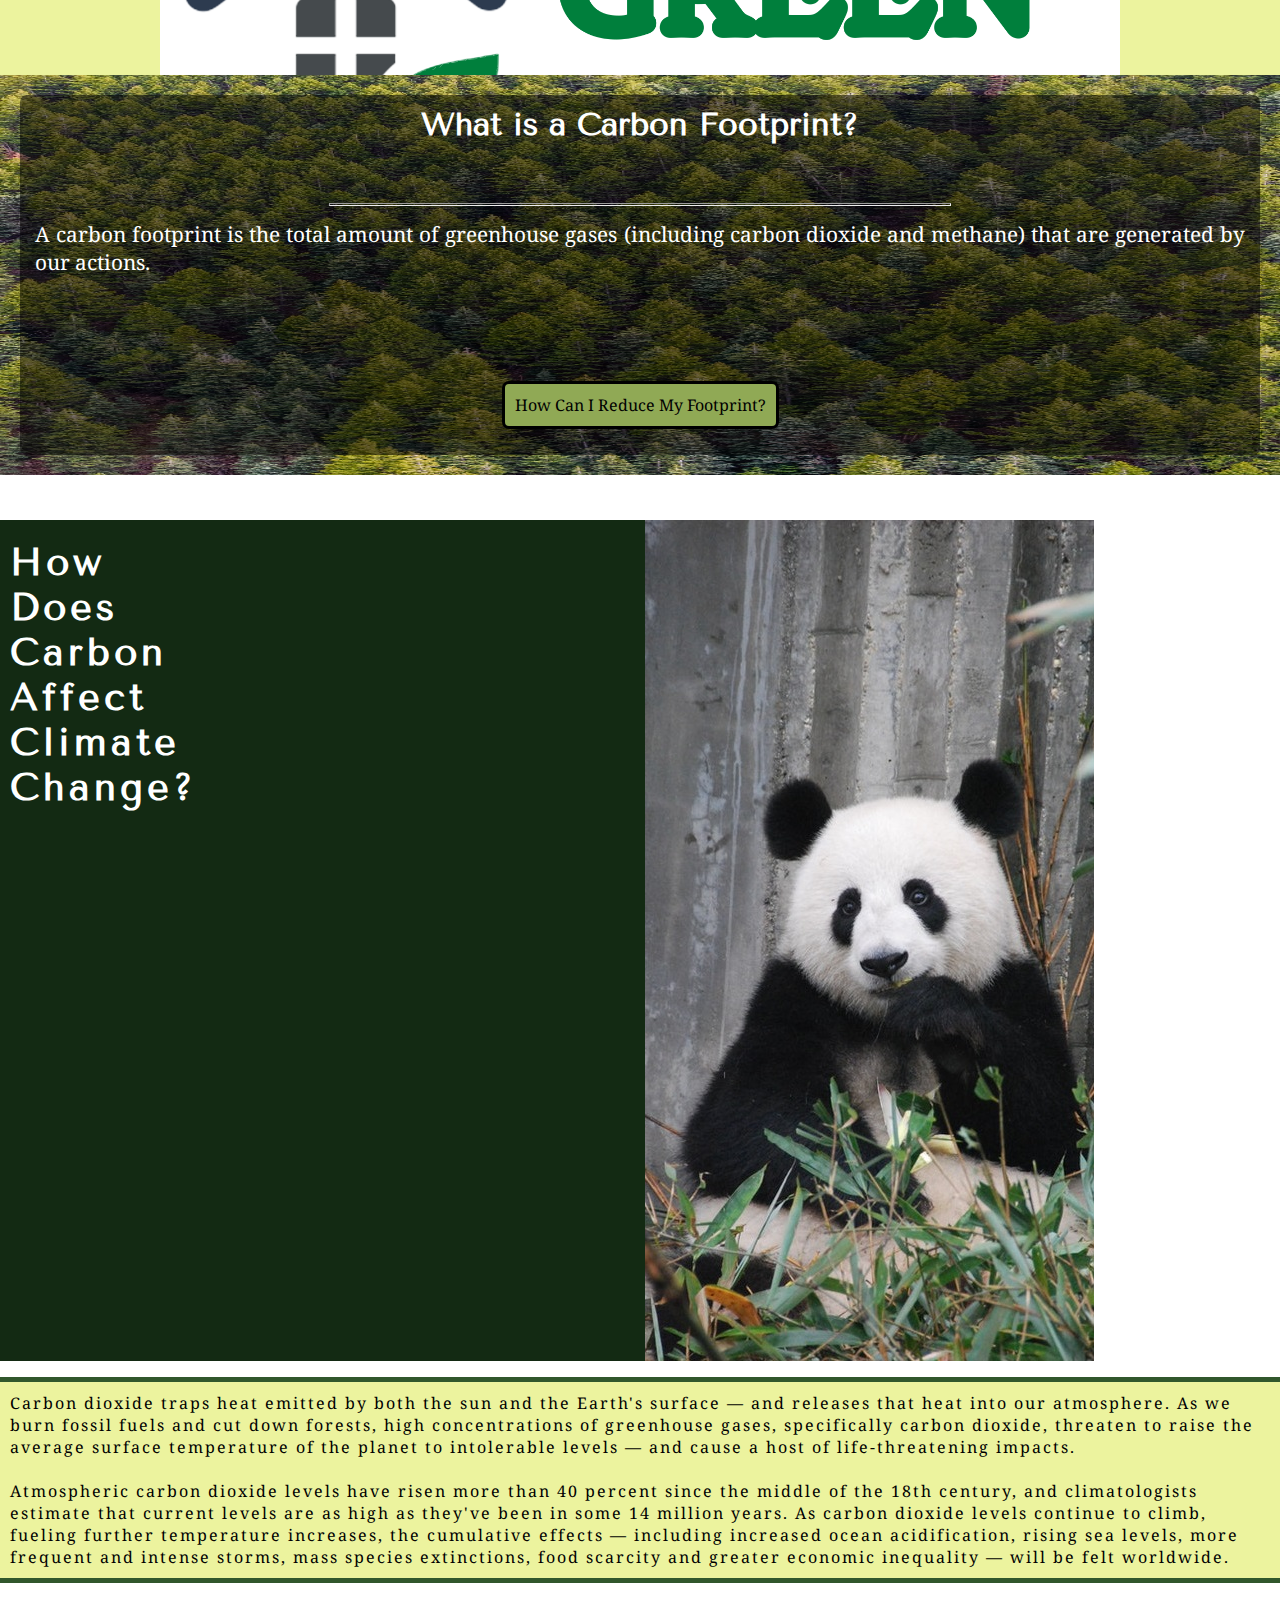
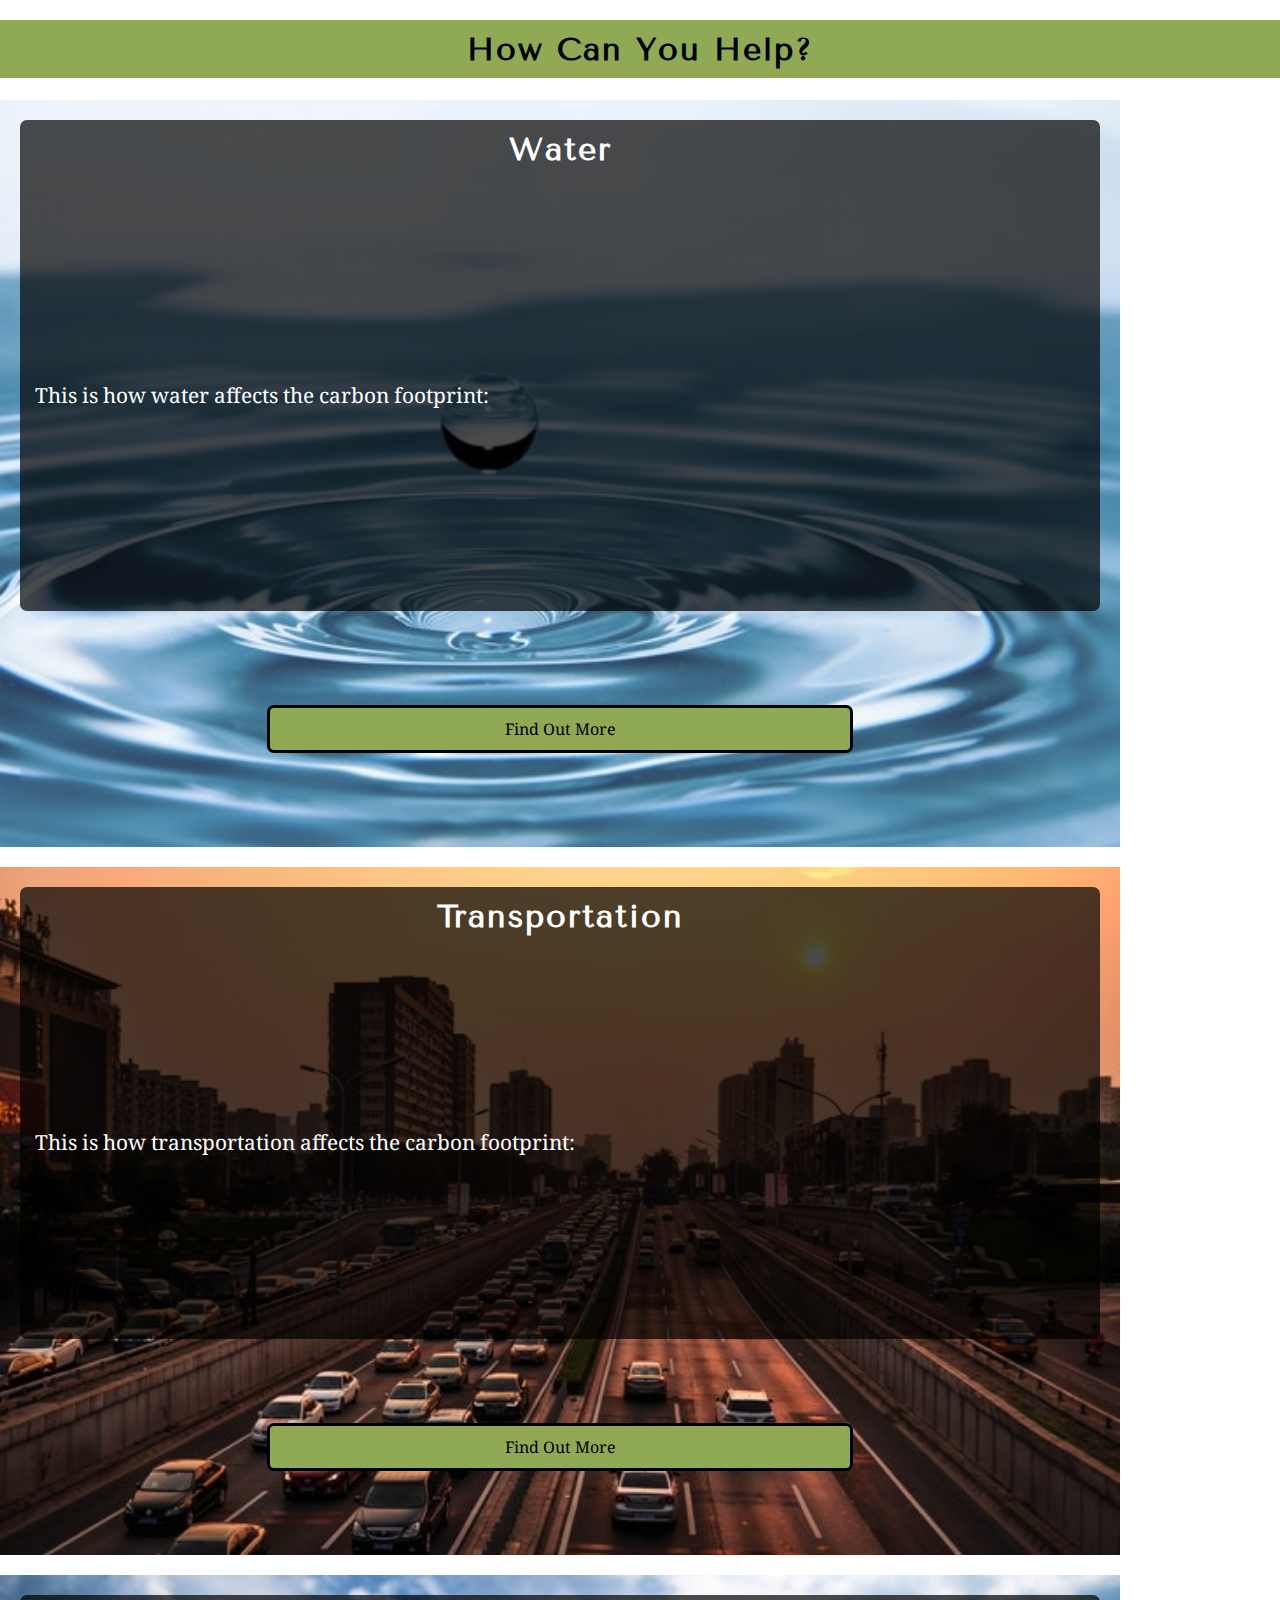
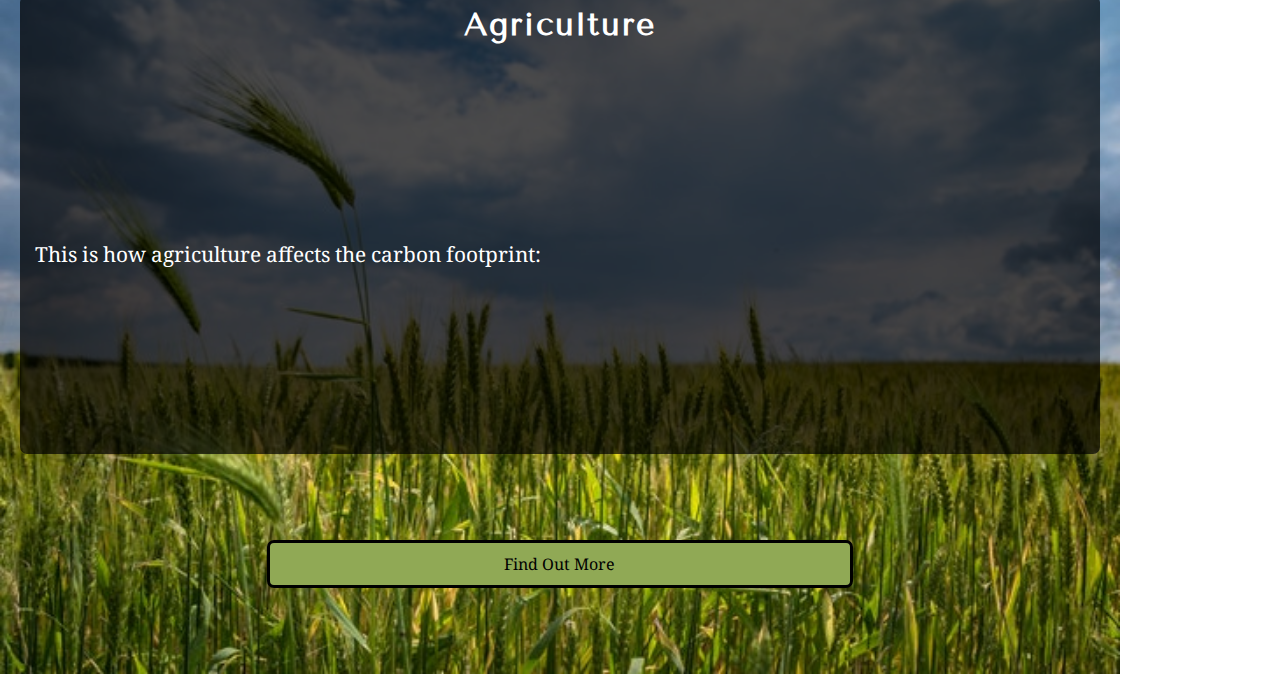
<file: home/index.html>
<!DOCTYPE html>
<html lang="en">
<head>
    <meta charset="UTF-8">
    <meta http-equiv="X-UA-Compatible" content="IE=edge">
    <meta name="viewport" content="width=device-width, initial-scale=1.0">
    <link rel="stylesheet" href="style.css">
    <script src ="home.js" defer></script>
    <title>GreenSpace</title>
</head>
<body>
    <header>
        <img src = "images/logo3.png" alt="logo" loading= "lazy">     
    </header>
    <main>
        <nav class="navbar">  
            <div class="ham" >  
            <span class="bar1"></span>  
            <span class="bar2"></span>  
            <span class="bar3"></span>  
            </div>  
            <ul class="nav-sub">  
             <li class="list-item"><a href="#" class="nav-link">Home</a></li>  
             <li class="list-item"><a href="#" class="nav-link">Agriculture</a></li>  
             <li class="list-item"><a href="#" class="nav-link">Water</a></li> 
             <li class="list-item"><a href="#" class="nav-link">Transportation</a></li>  
            </ul>  
           </nav>
     
        <div class="hero">
           <img src="images/hero_image_sm.jpg" alt="pine forest" loading="lazy"> 
            <div class="info">
                <h1>What is a Carbon Footprint?</h1>
                <hr>
            <p>
                A carbon footprint is the total amount of greenhouse gases 
                (including carbon dioxide and methane) that are generated by our actions. 
            </p>
            <a href="#help">How Can I Reduce My Footprint?</a>
            </div>
        </div>
        <div class="carbon">
            <h1>How <br>Does<br> Carbon <br>Affect<br> Climate <br>Change? </h1>
            <img src="images/pandas.jpg" alt="panda" loading= "lazy">
            <p>Carbon dioxide traps heat emitted by both the sun and the Earth's surface — and releases that heat into our atmosphere. As we burn fossil fuels and cut down forests, high concentrations of greenhouse gases, specifically carbon dioxide, threaten to raise the average surface temperature of the planet to intolerable levels — and cause a host of life-threatening impacts.

                <br><br>Atmospheric carbon dioxide levels have risen more than 40 percent since the middle of the 18th century, and climatologists estimate that current levels are as high as they've been in some 14 million years.
                
                As carbon dioxide levels continue to climb, fueling further temperature increases, the cumulative effects — including increased ocean acidification, rising sea levels, more frequent and intense storms, mass species extinctions, food scarcity and greater economic inequality — will be felt worldwide.</p>
        </div>
        <h1 id="help"> How Can You Help?</h1>
        <div class="item">
            <img src="images/water.jpg" alt="water drops">
            <h1>Water</h1>
            <p>This is how water affects the carbon footprint: 
            </p>
            <a href = "#">Find Out More</a>
        </div>
        <div class="item">
                <img src="images/transport.jpg" alt="busy highway">
                <h1>Transportation</h1>
                <p>This is how transportation affects the carbon footprint: 
                </p>
                <a href = "#">Find Out More</a>
        </div>
        <div class="item">
            <img src="images/farm.jpg" alt="barley in wind"> 
            <h1>Agriculture</h1>
            <p>This is how agriculture affects the carbon footprint: 
            </p>
            
                <a href = "#">Find Out More</a>
            
        </div>
        
    </main>
    <footer></footer>
</body>
</html>
</file>
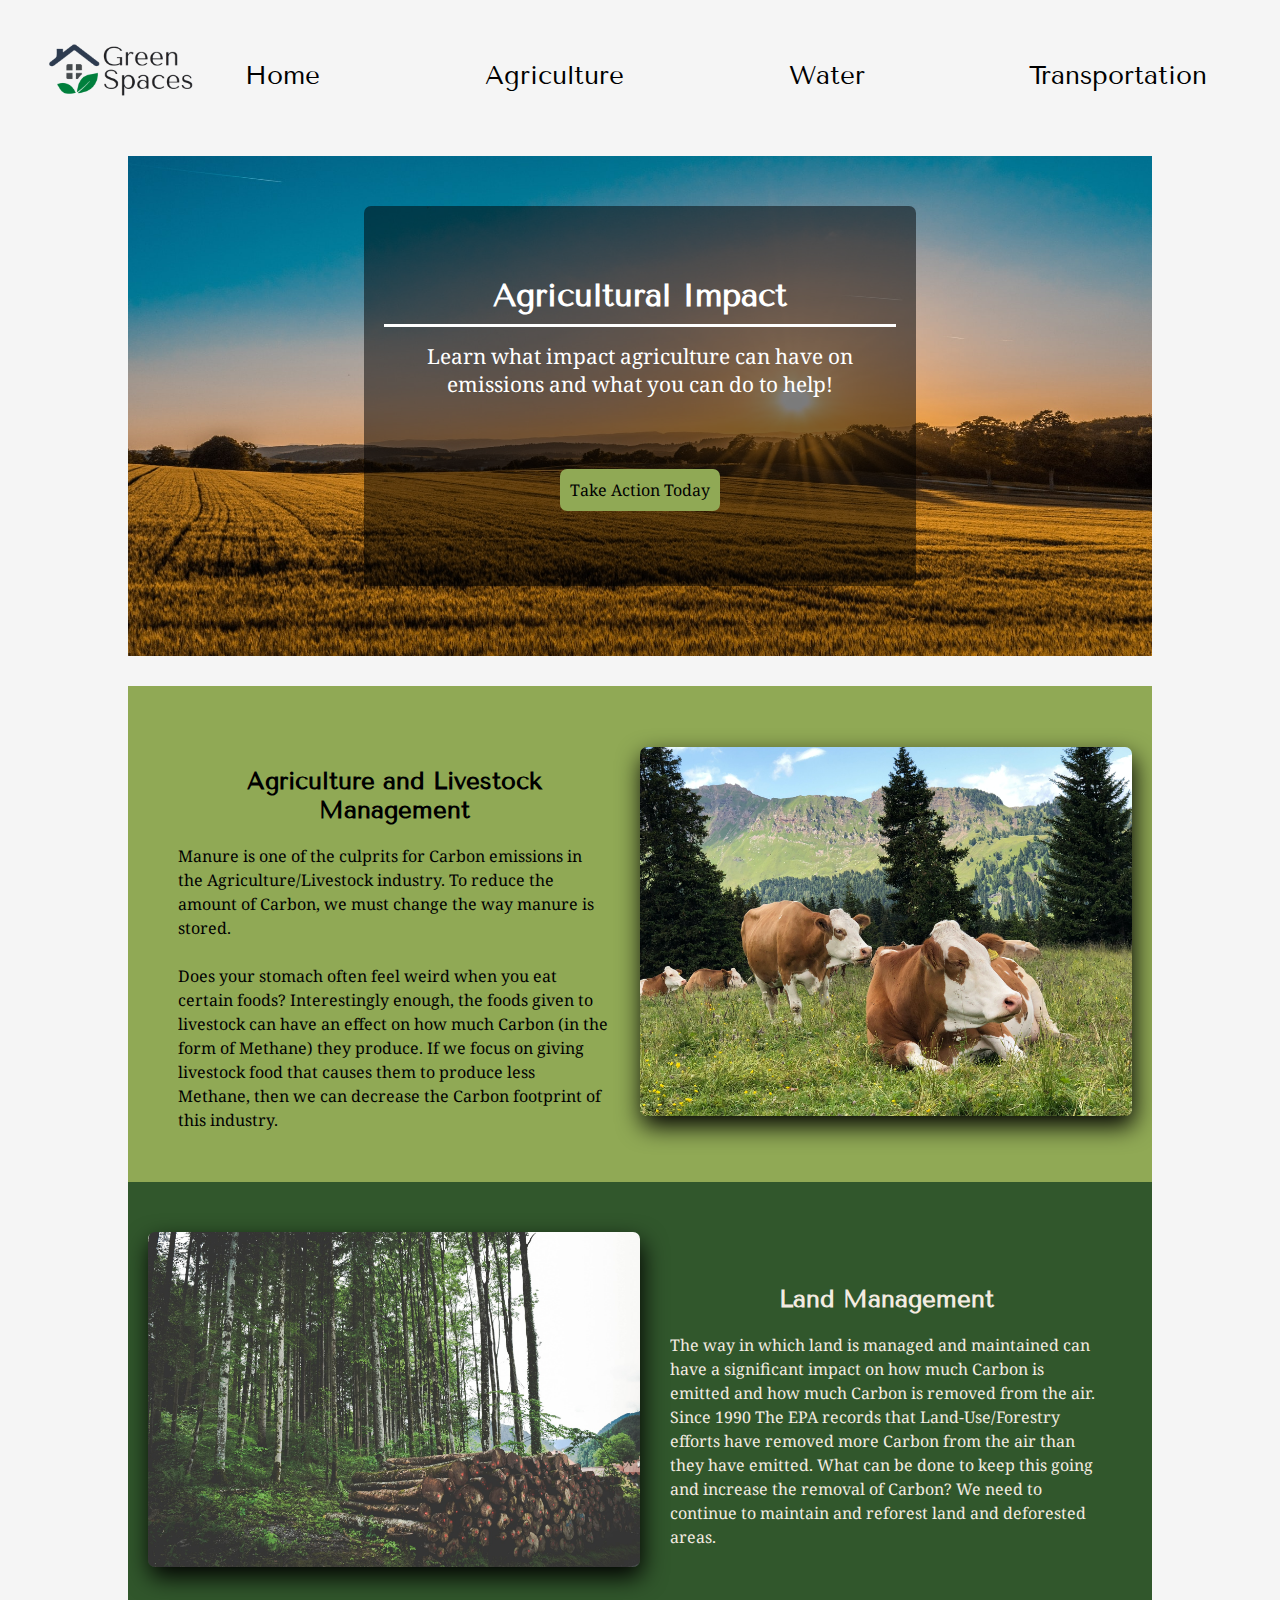
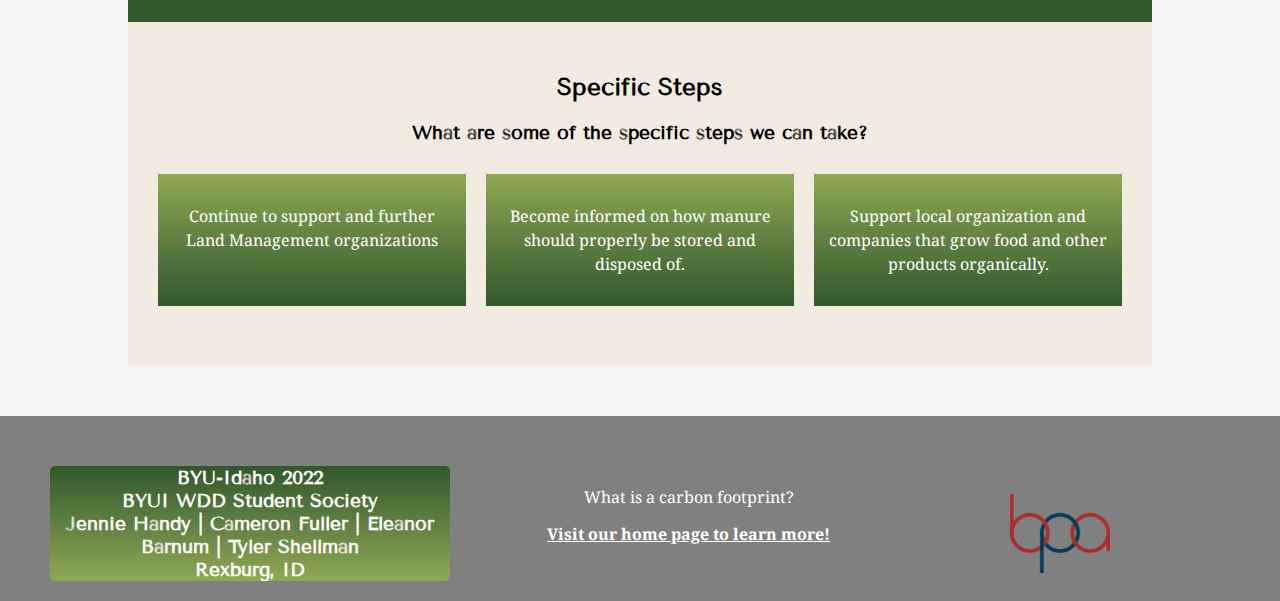
<file: agriculture/ag.html>
<!DOCTYPE html>
<html lang="en">
  <head>
    <meta charset="UTF-8" />
    <meta http-equiv="X-UA-Compatible" content="IE=edge" />
    <meta name="viewport" content="width=device-width, initial-scale=1.0" />
    <meta
      name="description"
      content="Discover the effect farms and local acgricultural have on a communities Carbon Footprint"
    />
    <link rel="stylesheet" href="../agriculture/scss/styles.css" />
    <script src="../agriculture/js/ag.js" defer></script>
    <link rel="stylesheet" href="../header.css" />
    <link rel="stylesheet" href="../footer.css" />
    <link rel="icon" type="image/x-icon" href="../images/small_logo.png" />
    <script src="../home.js" defer></script>
    <title>Agricultural Impact | Green Spaces</title>
  </head>
  <body>
    <header id="page-header">
      <a href="../index.html"><img src="../images/final_logo.png" alt="logo" loading="lazy"></a> 
      <nav class="navbar">
        <div class="ham">
          <span class="bar1"></span>
          <span class="bar2"></span>
          <span class="bar3"></span>
        </div>
        <ul class="nav-sub">
          <li class="list-item">
            <a href="../index.html" class="nav-link">Home</a>
          </li>
          <li class="list-item">
            <a href="ag.html" class="nav-link">Agriculture</a>
          </li>
          <li class="list-item">
            <a href="../water/water.html" class="nav-link">Water</a>
          </li>
          <li class="list-item">
            <a href="../transportation/transportation.html" class="nav-link"
              >Transportation</a
            >
          </li>
        </ul>
      </nav>
    </header>
    <main>
      <div id="hero">
        <picture>
          <source
            media="(max-width: 640px)"
            srcset="../agriculture/images/hero-img-small.jpg"
          />
          <source
            media="(min-width: 641px) and (max-width: 1920px)"
            srcset="../agriculture/images/hero-img-medium.jpg"
          />
          <source
            media="(min-width:1921px) and (max-width: 2400px)"
            srcset="../agriculture/images/hero-img-large.jpg"
          />
          <img
            src="../agriculture/images/hero-img-medium.jpg"
            alt="Sunset over a farmers field in Fribourg, Switzerland"
          />
        </picture>
        <div class="info">
          <h1>Agricultural Impact</h1>
          <p>
            Learn what impact agriculture can have on emissions and what you can
            do to help!
          </p>
          <a href="#action-steps" class="grow">Take Action Today</a>
        </div>
      </div>
      <section class="livestock content">
        <picture>
          <source
            media="(max-width: 640px)"
            srcset="../agriculture/images/livestock-img-small.jpg"
          />
          <source
            media="(min-width: 641px) and (max-width:1920px)"
            srcset="../agriculture/images/livestock-img-medium.jpg"
          />
          <source
            media="(min-width: 1921px) and (max-width:2400px)"
            srcset="../agriculture/images/livestock-img-large.jpg"
          />
          <img
            src="../agriculture/images/livestock-img-medium.jpg"
            alt="Cattle eating grass on a field in the mountains of Zallinger, Italy."
          />
        </picture>
        <div class="content-text">
          <h2>Agriculture and Livestock Management</h2>
          <p>
            Manure is one of the culprits for Carbon emissions in the
            Agriculture/Livestock industry. To reduce the amount of Carbon, we
            must change the way manure is stored.<br /><br />
            Does your stomach often feel weird when you eat certain foods?
            Interestingly enough, the foods given to livestock can have an
            effect on how much Carbon (in the form of Methane) they produce. If
            we focus on giving livestock food that causes them to produce less
            Methane, then we can decrease the Carbon footprint of this industry.
          </p>
        </div>
      </section>
      <section class="land content">
        <picture>
          <source
            media="(max-width: 640px)"
            srcset="../agriculture/images/forestry-img-small.jpg"
          />
          <source
            media="(min-width: 641px) and (max-width:1920px)"
            srcset="../agriculture/images/forestry-img-medium.jpg"
          />
          <source
            media="(min-width: 1921px) and (max-width:2400px)"
            srcset="../agriculture/images/forestry-img-large.jpg"
          />
          <img
            src="../agriculture/images/forestry-img-medium.jpg"
            alt="Cattle eating grass on a field in the mountains of Zallinger, Italy."
          />
        </picture>
        <div class="content-text">
          <h2>Land Management</h2>
          <p>
            The way in which land is managed and maintained can have a
            significant impact on how much Carbon is emitted and how much Carbon
            is removed from the air. Since 1990 The EPA records that
            Land-Use/Forestry efforts have removed more Carbon from the air than
            they have emitted. What can be done to keep this going and increase
            the removal of Carbon? We need to continue to maintain and reforest
            land and deforested areas.
          </p>
        </div>
      </section>
      <section id="action-steps" class="actions content">
        <h2>Specific Steps</h2>
        <h3>What are some of the specific steps we can take?</h3>
        <div id="carousel">
          <p class="carousel-item">
            Continue to support and further Land Management organizations
          </p>
          <p class="carousel-item">
            Become informed on how manure should properly be stored and disposed
            of.
          </p>
          <p class="carousel-item">
            Support local organization and companies that grow food and other
            products organically.
          </p>
          <span class="material-icons" id="left"> chevron_left </span>
          <span class="material-icons" id="right"> chevron_right </span>
        </div>
      </section>
    </main>
    <footer>
      <section class="whoDunnit">
        <h3>BYU-Idaho 2022<br/>BYUI WDD Student Society<br />Jennie Handy | Cameron Fuller | Eleanor Barnum | Tyler Shellman<br/>Rexburg, ID</h3>
      </section>
      <section class="info">
        <p>What is a carbon footprint?</p>
        <a href="../index.html">Visit our home page to learn more!</a>
      </section>

      <!-- <section class="sources">
        <a href="../Source Page/sources.html">Sources</a>
    </section> -->
      <!-- BPA Logo -->
      <img class="bpa-logo" src="../bpa-logo.png" alt="BPA-logo" />
    </footer>
  </body>
</html>
</file>
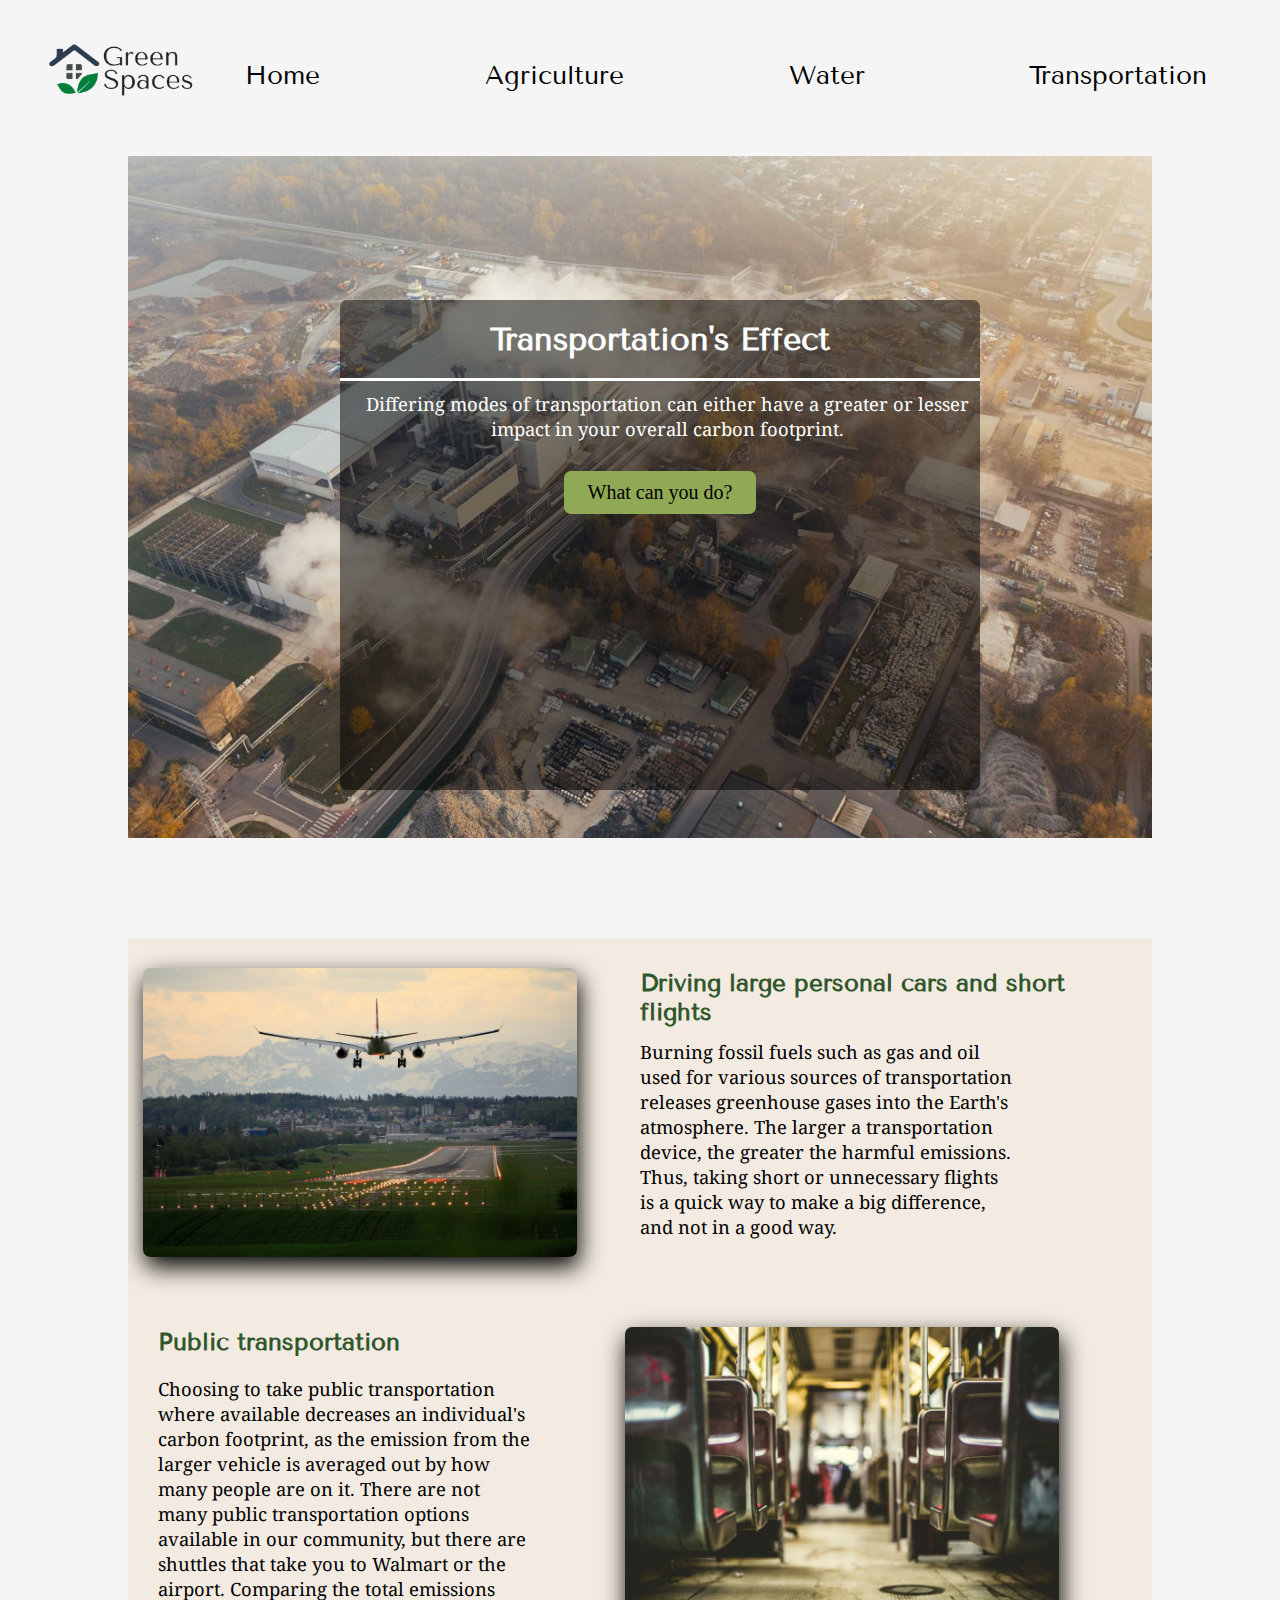
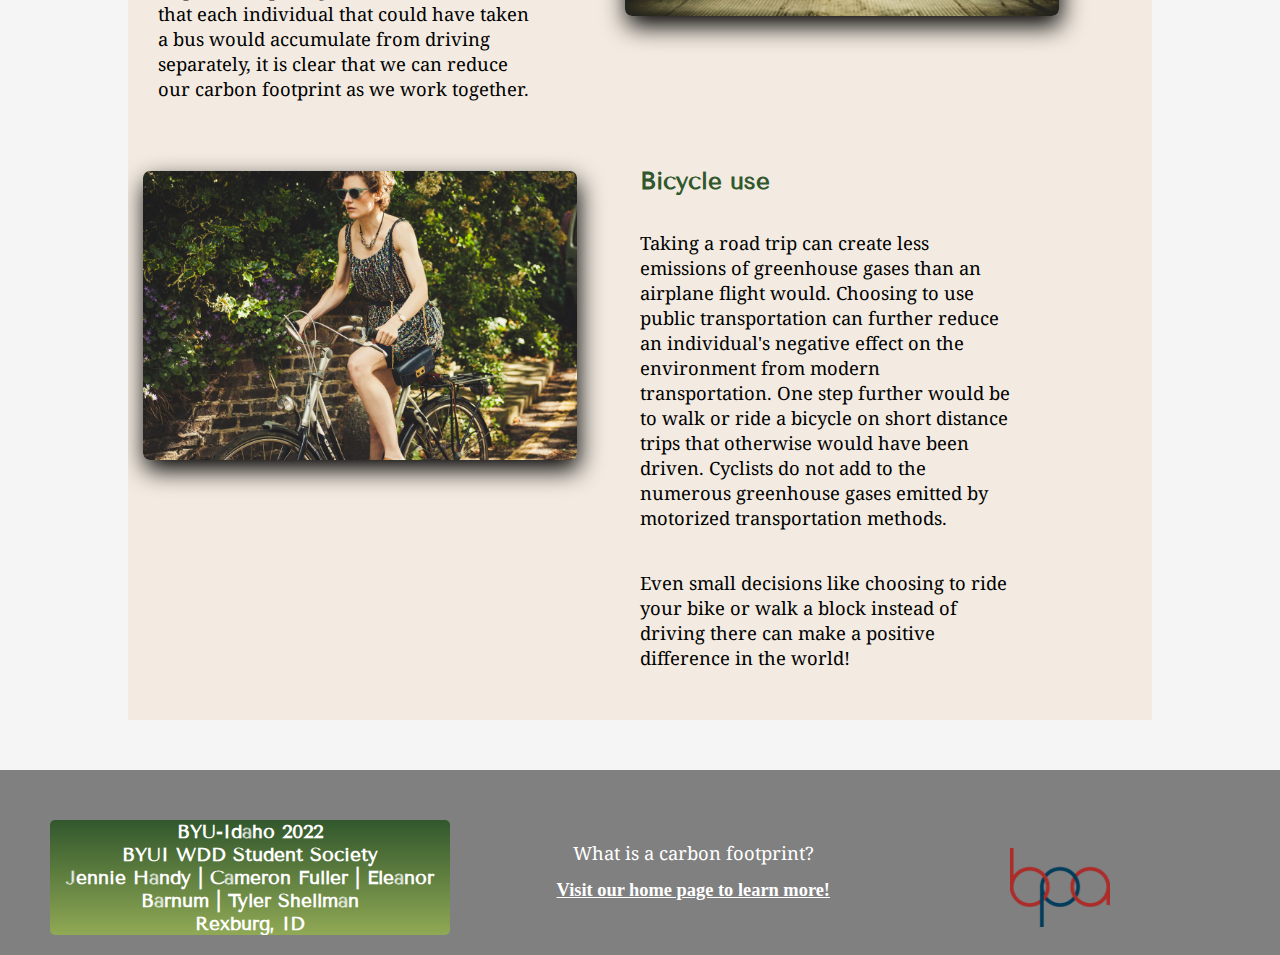
<file: transportation/transportation.html>
<!DOCTYPE html>
<html lang="en">
  <head>
    <meta charset="UTF-8" />
    <meta http-equiv="X-UA-Compatible" content="IE=edge" />
    <meta name="viewport" content="width=device-width, initial-scale=1.0" />
    <title>Transportation | GreenSpaces</title>
    <link rel="stylesheet" href="../header.css" />
    <link rel="stylesheet" href="../footer.css" />
    <link rel="stylesheet" href="css/styles.css" />
    <link rel="icon" type="image/x-icon" href="../images/small_logo.png" />

    <script src="../home.js" defer></script>
  </head>

  <body>
    <header id="page-header">
      <a href="../index.html"><img src="../images/final_logo.png" alt="logo" loading="lazy"></a> 
      <nav class="navbar">
        <div class="ham">
          <span class="bar1"></span>
          <span class="bar2"></span>
          <span class="bar3"></span>
        </div>
        <ul class="nav-sub">
          <li class="list-item">
            <a href="../index.html" class="nav-link">Home</a>
          </li>
          <li class="list-item">
            <a href="../agriculture/ag.html" class="nav-link">Agriculture</a>
          </li>
          <li class="list-item">
            <a href="../water/water.html" class="nav-link">Water</a>
          </li>
          <li class="list-item">
            <a href="transportation.html" class="nav-link">Transportation</a>
          </li>
        </ul>
      </nav>
    </header>
    <main>
      <section class="hero">
        <img
          class="hero__img"
          src="factory-and-city-opt.jpg"
          alt="city view with a factory"
        />
        <div class="info">
          <h1 class="hero__heading">
            Transportation's Effect
          </h1>
          <p>Differing modes of transportation can either have a greater or lesser impact in your overall carbon footprint.</p>
          <a class="cta grow" href="#cta">What can you do?</a>
        </div>
      </section>
      <div class="content">
   
        <h2 class="tip__heading special-heading">
          Driving large personal cars and short flights
        </h2>
        <img
          class="tip__img plane-img"
          src="plane-taking-off-opt.jpg"
          alt="airplane taking off from runway"
        />
        <p class="tip__par plane">
          Burning fossil fuels such as gas and oil used for various sources of
          transportation releases greenhouse gases into the Earth's atmosphere.
          The larger a transportation device, the greater the harmful emissions.
          Thus, taking short or unnecessary flights is a quick way to make a big
          difference, and not in a good way.
        </p>
     
        <h2 class="tip__heading pub-heading">Public transportation</h2>
        <img class="tip__img bus" src="bus-opt.jpg" alt="aisle of bus seats" />
        <p class="tip__par publicTransport">
          Choosing to take public transportation where available decreases an
          individual's carbon footprint, as the emission from the larger vehicle
          is averaged out by how many people are on it. There are not many public 
          transportation options available in our community, but there are shuttles that take 
          you to Walmart or the airport. Comparing the total
          emissions that each individual that could have taken a bus would
          accumulate from driving separately, it is clear that we can reduce our
          carbon footprint as we work together.
        </p>
  
        <h2 class="tip__heading special-heading bike-heading">Bicycle use</h2>
        <img
          class="tip__img bike-img"
          src="cyclist-opt.jpg"
          alt="woman riding bicycle"
        />
        <p class="tip__par bikes">
          Taking a road trip can create less emissions of greenhouse gases than
          an airplane flight would. Choosing to use public transportation can
          further reduce an individual's negative effect on the environment from
          modern transportation. One step further would be to walk or ride a
          bicycle on short distance trips that otherwise would have been driven.
          Cyclists do not add to the numerous greenhouse gases emitted by
          motorized transportation methods.
        </p>
        <p class="tip__par bikes pro-tip" id="cta">
          Even small decisions like choosing to ride your bike or walk a block
          instead of driving there can make a positive difference in the world!
        </p>
      </div>
  
    </main>
    <footer>
      <section class="whoDunnit">
        <h3>BYU-Idaho 2022<br/>BYUI WDD Student Society<br />Jennie Handy | Cameron Fuller | Eleanor Barnum | Tyler Shellman<br/>Rexburg, ID</h3>
      </section>
      <section class="info">
        <p>What is a carbon footprint?</p>
        <a href="../index.html">Visit our home page to learn more!</a>
      </section>

      <!-- BPA Logo -->
      <img class="bpa-logo" src="../bpa-logo.png" alt="BPA-logo" />
    </footer>
  </body>
</html>
</file>
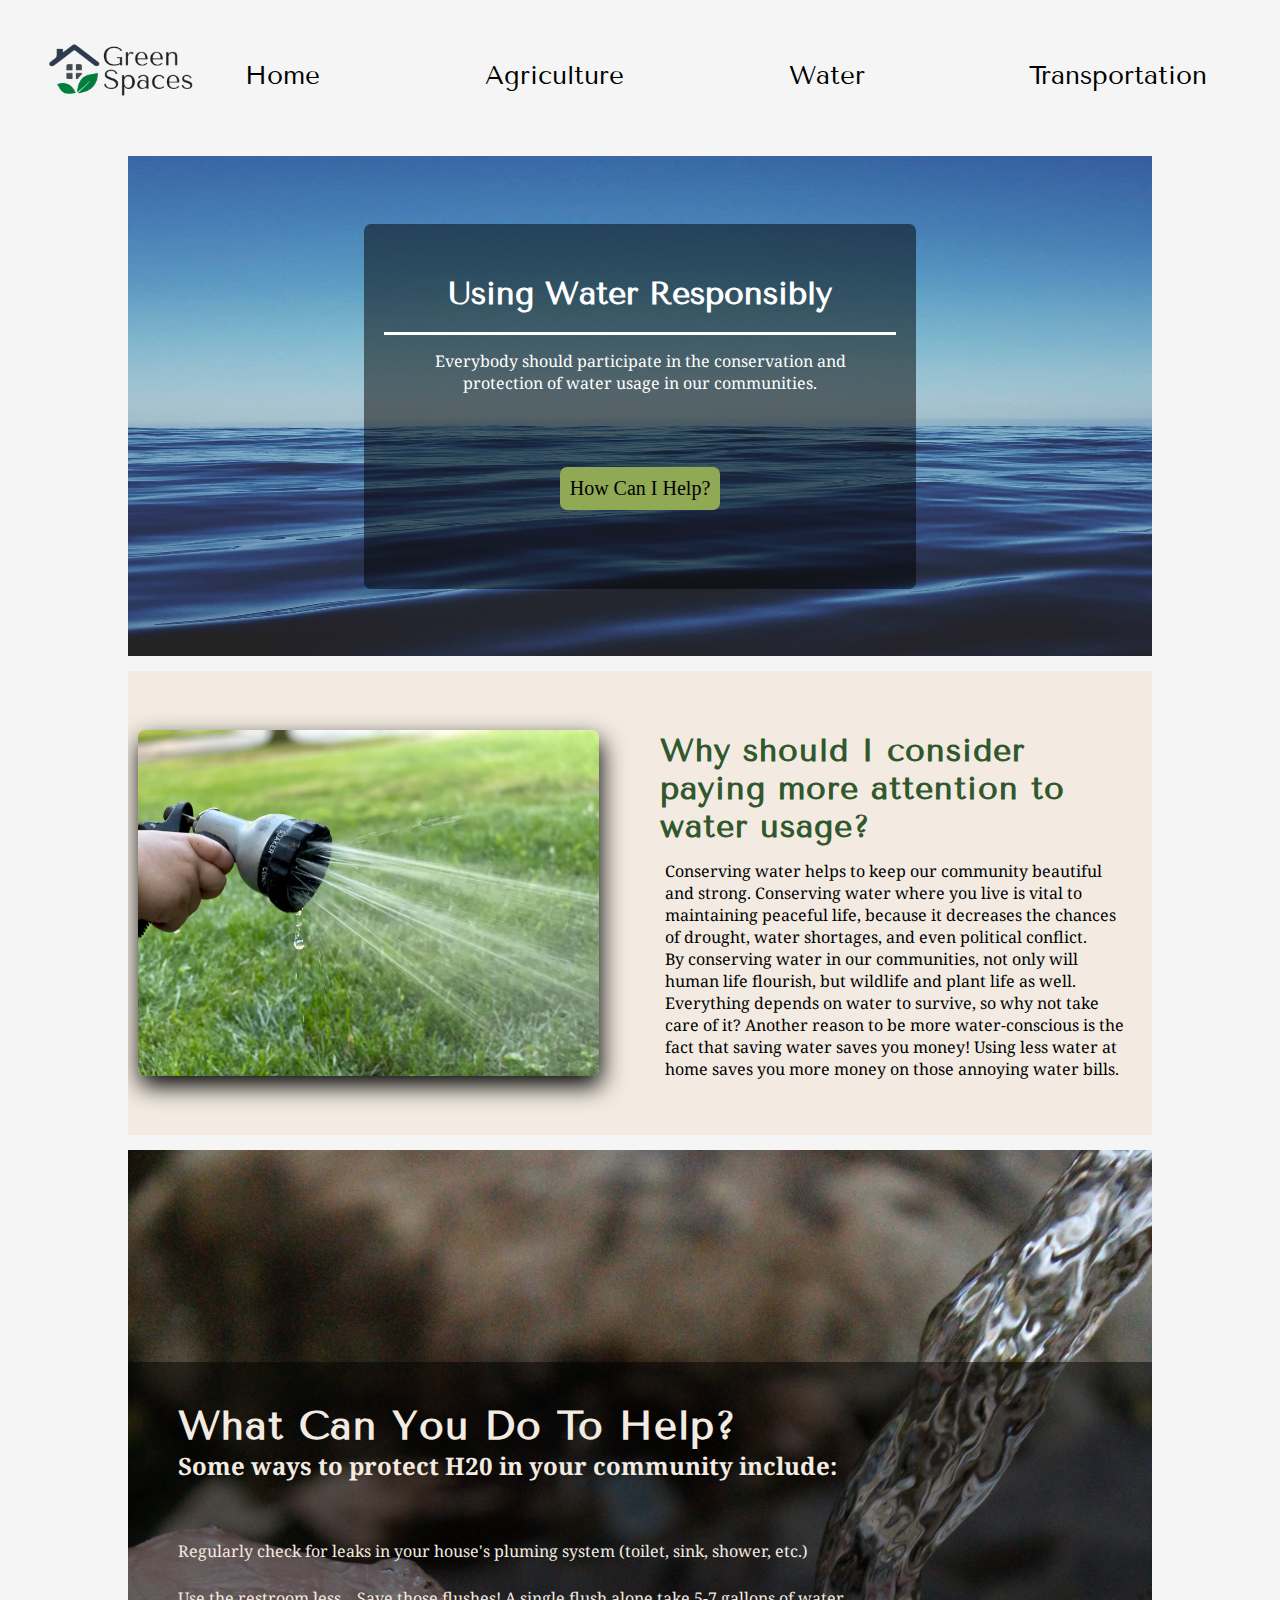
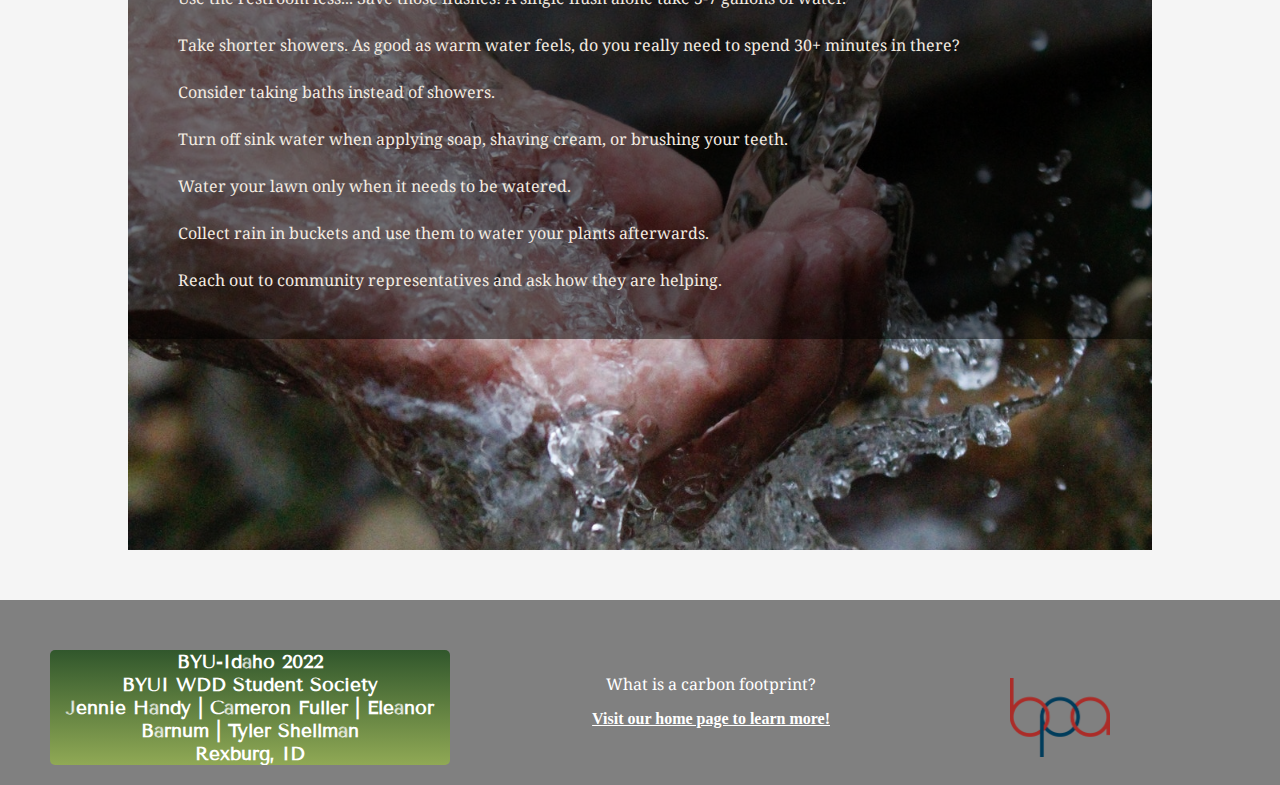
<file: water/water.html>
<!DOCTYPE html>
<html lang="en">
  <head>
    <meta charset="UTF-8" />
    <meta http-equiv="X-UA-Compatible" content="IE=edge" />
    <meta name="viewport" content="width=device-width, initial-scale=1.0" />
    <title>Water | GreenSpaces</title>
    <link rel="stylesheet" href="./style.css" />
    <link rel="stylesheet" href="../header.css" />
    <link rel="stylesheet" href="../footer.css" />

    <link rel="icon" type="image/x-icon" href="../images/small_logo.png" />

    <script src="../home.js" defer></script>
  </head>

  <body>
    <!--Header, logo, and navigation stuff-->
    <header id="page-header">
      <a href="../index.html"
        ><img src="../images/final_logo.png" alt="logo" loading="lazy"
      /></a>
      <nav class="navbar">
        <div class="ham">
          <span class="bar1"></span>
          <span class="bar2"></span>
          <span class="bar3"></span>
        </div>
        <ul class="nav-sub">
          <li class="list-item">
            <a href="../index.html" class="nav-link">Home</a>
          </li>
          <li class="list-item">
            <a href="../agriculture/ag.html" class="nav-link">Agriculture</a>
          </li>
          <li class="list-item">
            <a href="water.html" class="nav-link active">Water</a>
          </li>
          <li class="list-item">
            <a href="../transportation/transportation.html" class="nav-link"
              >Transportation</a
            >
          </li>
        </ul>
      </nav>
    </header>
    <div class="content">
      <main>
        <!---Green title at the top-->

        <!--1st section, image and page introduction-->
        <section class="page-intro">
          <!--Grid-->
          <div class="page-intro-text">
            <h1 class="title-of-page">Using Water Responsibly</h1>
            <p class="first-para">
              Everybody should participate in the conservation and protection of
              water usage in our communities.
            </p>
            <a href="#action-steps" class="grow">How Can I Help?</a>
          </div>
          <img
            class="water-img"
            src="images/water.jpg"
            alt="First Image of Water"
          />
        </section>

        <!--2nd Section, Image and information-->
        <section class="why-should-i-care">
          <img src="images/water2.jpg" alt="Second Image of Water" />
          <h3 class="first-heading">
            Why should I consider paying more attention to water usage?
          </h3>
          <p class="second-para">
            Conserving water helps to keep our community beautiful and strong.
            Conserving water where you live is vital to maintaining peaceful
            life, because it decreases the chances of drought, water shortages,
            and even political conflict.
            <br />
            By conserving water in our communities, not only will human life
            flourish, but wildlife and plant life as well. Everything depends on
            water to survive, so why not take care of it? Another reason to be
            more water-conscious is the fact that saving water saves you money!
            Using less water at home saves you more money on those annoying
            water bills.
          </p>
        </section>

        <!--3rd Section, image and information-->
        <section class="to-be-friendly">
          <img
            class="image3"
            src="images/water3.jpg"
            alt="Third Image of Water"
          />
          <div class="action-content">
            <h3 class="second-heading">What Can You Do To Help?</h3>
            <strong class="third-para"
              >Some ways to protect H20 in your community include:</strong
            >
            <!--List-->
            <section id="action-steps" class="actions">
              <ul class="water-list">
                <li>
                  Regularly check for leaks in your house's pluming system
                  (toilet, sink, shower, etc.)
                </li>
                <li>
                  Use the restroom less... Save those flushes! A single flush
                  alone take 5-7 gallons of water.
                </li>
                <li>
                  Take shorter showers. As good as warm water feels, do you
                  really need to spend 30+ minutes in there?
                </li>
                <li>Consider taking baths instead of showers.</li>
                <li>
                  Turn off sink water when applying soap, shaving cream, or
                  brushing your teeth.
                </li>
                <li>Water your lawn only when it needs to be watered.</li>
                <li>
                  Collect rain in buckets and use them to water your plants
                  afterwards.
                </li>
                <li>
                  Reach out to community representatives and ask how they are
                  helping.
                </li>
              </ul>
            </section>
          </div>
        </section>
      </main>

      <!--Footer stuff-->
      <footer>
        <section class="whoDunnit">
          <h3>
            BYU-Idaho 2022<br />BYUI WDD Student Society<br />Jennie Handy |
            Cameron Fuller | Eleanor Barnum | Tyler Shellman<br />Rexburg, ID
          </h3>
        </section>
        <section class="info">
          <p>What is a carbon footprint?</p>
          <a href="../index.html">Visit our home page to learn more!</a>
        </section>

        <!-- BPA Logo -->
        <img class="bpa-logo" src="../bpa-logo.png" alt="BPA-logo" />
      </footer>
    </div>
  </body>
</html>
</file>
<file: home/style.css>
@import url("https://fonts.googleapis.com/css2?family=Noto+Serif&family=Tenor+Sans&display=swap");*{overflow-x:hidden}html,body{margin:0;padding:0;font-family:'Noto Serif', serif}h1,h2,h3,h4{font-family:'Tenor Sans', sans-serif}header{display:-ms-grid;display:grid;-ms-grid-rows:75px;grid-template-rows:75px;background-color:#ECF39E;-webkit-box-align:center;-ms-flex-align:center;align-items:center}header img{width:75%;margin:0 auto}.navbar{display:-webkit-box;display:-ms-flexbox;display:flex;-webkit-box-pack:justify;-ms-flex-pack:justify;justify-content:space-between;-webkit-box-align:center;-ms-flex-align:center;align-items:center;position:fixed;z-index:50;bottom:0;left:10px;width:100%}.nav-sub{display:-webkit-box;display:-ms-flexbox;display:flex;-webkit-box-pack:justify;-ms-flex-pack:justify;justify-content:space-between;position:fixed;z-index:50;-webkit-box-orient:vertical;-webkit-box-direction:normal;-ms-flex-direction:column;flex-direction:column;background-color:white;right:0px;top:50px;padding:20px;width:50%;border-radius:20px 0px 0px 20px;-webkit-transition:-webkit-transform 0.3s ease-in;transition:-webkit-transform 0.3s ease-in;transition:transform 0.3s ease-in;transition:transform 0.3s ease-in, -webkit-transform 0.3s ease-in;-webkit-transform:translate(100%);transform:translate(100%)}.nav-sub li{border-bottom:2px solid black}.list-item{padding:10px;list-style:none}.nav-link{color:inherit;text-decoration:none}.ham{padding:10px;cursor:pointer;background-color:#ef233c}.bar1,.bar2,.bar3{display:block;width:35px;height:3px;margin:5px auto;background-color:black;-webkit-transition:0.4s;transition:0.4s}.nav-change{-webkit-transform:translate(0%);transform:translate(0%)}.change .bar1{-webkit-transform:rotate(45deg) translate(8px, 3px);transform:rotate(45deg) translate(8px, 3px)}.change .bar2{opacity:0}.change .bar3{-webkit-transform:rotate(-45deg) translate(8px, -3px);transform:rotate(-45deg) translate(8px, -3px)}.hero img{position:relative;height:400px;width:100%;margin:0 auto}.hero .info{position:absolute;top:75px;display:-ms-grid;display:grid;-ms-grid-columns:auto;grid-template-columns:auto;-ms-grid-rows:100px 10px 150px 100px;grid-template-rows:100px 10px 150px 100px;margin:20px;background:rgba(0,0,0,0.5);border-radius:7px}.hero .info h1{color:white;padding:10px;text-align:center;margin:0}.hero .info hr{height:1px;width:50%}.hero .info p{color:white;padding:15px;text-align:justify;font-size:1.3rem;margin:0;overflow-y:hidden}.hero .info a{text-decoration:none;background-color:#90A955;color:black;text-align:center;font-size:1rem;padding:10px;border:3px solid black;margin:auto;border-radius:7px}.carbon{display:-ms-grid;display:grid;-ms-grid-columns:auto auto;grid-template-columns:auto auto;-ms-grid-rows:auto auto;grid-template-rows:auto auto;margin-top:40px}.carbon h1{-ms-grid-column:1;grid-column:1;-ms-grid-row:1;grid-row:1;max-height:100%;margin:0;font-size:2.4em;background-color:#132A13;color:white;letter-spacing:4px;padding-left:10px;padding-top:20px}.carbon img{-ms-grid-column:2;grid-column:2;-ms-grid-row:1;grid-row:1;max-width:100%}.carbon p{-ms-grid-column:1;-ms-grid-column-span:2;grid-column:1/3;-ms-grid-row:2;grid-row:2;padding:10px;border-top:5px solid #31572C;border-bottom:5px solid #31572C;background-color:#ECF39E;letter-spacing:2px}#help{background-color:#90A955;text-align:center;padding:10px;letter-spacing:2px}.item{margin-top:20px;display:-ms-grid;display:grid;-ms-grid-rows:auto auto auto auto;grid-template-rows:auto auto auto auto;-ms-grid-columns:auto auto auto auto;grid-template-columns:auto auto auto auto}.item img{-ms-grid-column:1;-ms-grid-column-span:3;grid-column:1/4;-ms-grid-row:1;-ms-grid-row-span:3;grid-row:1/4;width:100%;margin:0 auto}.item h1{-ms-grid-column:1;-ms-grid-column-span:3;grid-column:1/4;-ms-grid-row:1;grid-row:1;background:rgba(0,0,0,0.7);color:white;padding:10px;text-align:center;margin:20px;margin-bottom:0;letter-spacing:2px;border-radius:7px 7px 0px 0px}.item p{background:rgba(0,0,0,0.7);-ms-grid-row:2;-ms-grid-row-span:1;grid-row:2/3;-ms-grid-column:1;-ms-grid-column-span:3;grid-column:1/4;color:white;padding:15px;text-align:justify;font-size:1.3rem;margin-top:0;margin-bottom:0;margin-left:20px;margin-right:20px;border-radius:0 0 7px 7px}.item a{-ms-grid-column:1;-ms-grid-column-span:3;grid-column:1/4;-ms-grid-row:3;grid-row:3;background:rgba(0,0,0,0.5);text-decoration:none;color:black;text-align:center;padding:10px;border:3px solid black;border-radius:7px;background-color:#90A955;margin:auto;width:50%}@media only screen and (min-width: 768px){.ham{display:none}}
/*# sourceMappingURL=style.css.map */
</file>
<file: agriculture/scss/styles.css>
@import url("https://fonts.googleapis.com/icon?family=Material+Icons");
@import url("https://fonts.googleapis.com/css2?family=Tenor+Sans&family=Noto+Serif&display=swap");
* {
  overflow-x: hidden;
}

body {
  background-color: #f5f5f5;
  font-family: "Noto Serif", serif;
}

body h1,
body h2,
body h3,
body h4,
body h5,
body h6 {
  font-family: "Tenor Sans", sans-serif;
}

body h1 {
  font-weight: bold;
  font-size: 2em;
}

body main #hero {
  margin-bottom: 30px;
}

body main #hero picture {
  position: relative;
  width: 100%;
}

body main #hero picture img {
  width: 100%;
  height: 400px;
}

body main #hero .info {
  display: -webkit-box;
  display: -ms-flexbox;
  display: flex;
  -webkit-box-orient: vertical;
  -webkit-box-direction: normal;
      -ms-flex-direction: column;
          flex-direction: column;
  position: absolute;
  top: 10%;
  margin: 20px;
  margin-top: 170px;
  padding: 20px;
  background: rgba(0, 0, 0, 0.5);
  border-radius: 7px;
}

body main #hero .info h1 {
  color: white;
  padding: 10px;
  text-align: center;
  margin: 0;
  border-bottom: 3px solid white;
  overflow-y: hidden;
}

body main #hero .info p {
  color: white;
  padding: 15px;
  margin: 0;
  overflow-y: hidden;
  height: auto;
  text-align: center;
}

body main #hero .info a {
  text-decoration: none;
  background-color: #90a955;
  color: black;
  text-align: center;
  font-size: 1rem;
  padding: 10px;
  margin: auto;
  border-radius: 7px;
  overflow-y: hidden;
}

body main .content {
  padding: 50px 20px;
}

body main .content div h2 {
  margin-top: 0;
  padding: 30px 0 20px 0;
  text-align: center;
}

body main .content div p {
  overflow-y: hidden;
  line-height: 1.5em;
}

body main .content picture {
  overflow: visible;
}

body main .content picture img {
  width: 100%;
  border-radius: 7px;
  -webkit-box-shadow: 2px 10px 25px #000000;
          box-shadow: 2px 10px 25px #000000;
}

body main .livestock {
  background-color: #90a955;
}

body main .land {
  background-color: #31572c;
  color: #f3ebe1;
}

body main .actions {
  background-color: #f3ebe1;
}

body main .actions h2 {
  text-align: center;
  padding-bottom: 20px;
}

body main .actions h3 {
  text-align: center;
  padding-bottom: 20px;
}

body main .actions #carousel {
  width: 100%;
  position: relative;
  text-align: center;
}

body main .actions #carousel p {
  padding: 30px 10px;
  background-image: -webkit-gradient(linear, left top, left bottom, from(#90a955), to(#31572c));
  background-image: linear-gradient(#90a955, #31572c);
  color: white;
}

body main .actions #carousel #left {
  border-radius: 50%;
  position: absolute;
  bottom: 40%;
  left: 0;
}

body main .actions #carousel #left:hover,
body main .actions #carousel #right:hover {
  background-color: darkgray;
}

body main .actions #carousel #right {
  border-radius: 50%;
  position: absolute;
  bottom: 40%;
  right: 0;
}

@media screen and (min-width: 348px) and (max-width: 768px) {
  body main #hero .info {
    top: 13%;
    margin-top: 150px;
  }
  body main #hero .info p {
    font-size: 1.3rem;
  }
}

@media screen and (min-width: 768px) and (max-width: 1023px) {
  body main {
    max-width: 80%;
    margin: 0 auto;
  }
  body main #hero {
    display: -ms-grid;
    display: grid;
    -ms-grid-columns: 1fr 1fr;
        grid-template-columns: 1fr 1fr;
    -ms-grid-rows: 300px 1fr;
        grid-template-rows: 300px 1fr;
    overflow-y: hidden;
    height: 100%;
  }
  body main #hero picture {
    -ms-grid-column: 1;
    -ms-grid-column-span: 2;
    grid-column: 1/3;
    -ms-grid-row: 1;
    -ms-grid-row-span: 2;
    grid-row: 1/3;
    height: auto;
  }
  body main #hero picture img {
    width: 100%;
    height: auto;
    display: block;
  }
  body main #hero .info {
    top: 40px;
    -ms-grid-column: 1;
    -ms-grid-column-span: 2;
    grid-column: 1/3;
    -ms-grid-row: 1;
    -ms-grid-row-span: 2;
    grid-row: 1/3;
    width: 50%;
    position: relative;
    height: 70%;
    margin: 0 auto;
    overflow-y: hidden;
  }
  body main #hero .info .grow {
    -webkit-transition: 1s ease;
    transition: 1s ease;
  }
  body main #hero .info .grow:hover {
    -webkit-transform: scale(1.2);
            transform: scale(1.2);
    -webkit-transition: 1s ease;
    transition: 1s ease;
  }
  body main #carousel {
    display: -ms-grid;
    display: grid;
    -ms-grid-columns: (1fr)[12];
        grid-template-columns: repeat(12, 1fr);
  }
  body main #carousel p {
    margin: 20px;
  }
  body main #carousel p:nth-of-type(1) {
    -ms-grid-column: 4;
    -ms-grid-column-span: 6;
    grid-column: 4/10;
    -ms-grid-row: 1;
    grid-row: 1;
  }
  body main #carousel p:nth-of-type(2) {
    -ms-grid-column: 1;
    -ms-grid-column-span: 6;
    grid-column: 1/7;
    -ms-grid-row: 2;
    grid-row: 2;
  }
  body main #carousel p:nth-of-type(3) {
    -ms-grid-column: 7;
    -ms-grid-column-span: 6;
    grid-column: 7/13;
    -ms-grid-row: 2;
    grid-row: 2;
  }
  body main #carousel span {
    display: none;
  }
}

@media screen and (min-width: 1023px) {
  body main {
    width: 80%;
    margin: 0 auto;
  }
  body main #hero {
    display: -ms-grid;
    display: grid;
    -ms-grid-columns: 1fr 1fr;
        grid-template-columns: 1fr 1fr;
    -ms-grid-rows: 300px 200px;
        grid-template-rows: 300px 200px;
    overflow-y: hidden;
    height: 100%;
  }
  body main #hero picture {
    -ms-grid-column: 1;
    -ms-grid-column-span: 2;
    grid-column: 1/3;
    -ms-grid-row: 1;
    -ms-grid-row-span: 2;
    grid-row: 1/3;
    height: 100%;
    overflow-y: hidden;
  }
  body main #hero picture img {
    display: block;
    width: 100%;
    height: 100%;
  }
  body main #hero .info {
    top: 50px;
    -ms-grid-column: 1;
    -ms-grid-column-span: 2;
    grid-column: 1/3;
    -ms-grid-row: 1;
    -ms-grid-row-span: 2;
    grid-row: 1/3;
    width: 50%;
    padding-top: 60px;
    position: relative;
    height: 60%;
    margin: 0 auto;
    overflow-y: hidden;
  }
  body main #hero .info .grow {
    -webkit-transition: 1s ease;
    transition: 1s ease;
  }
  body main #hero .info .grow:hover {
    -webkit-transform: scale(1.2);
            transform: scale(1.2);
    -webkit-transition: 1s ease;
    transition: 1s ease;
  }
  body main #hero .info p {
    font-size: 1.3rem;
  }
  body main .livestock {
    display: -ms-grid;
    display: grid;
    -ms-grid-columns: 1fr 1fr;
        grid-template-columns: 1fr 1fr;
    -ms-grid-rows: 1fr;
        grid-template-rows: 1fr;
    -webkit-box-pack: center;
        -ms-flex-pack: center;
            justify-content: center;
    -webkit-box-align: center;
        -ms-flex-align: center;
            align-items: center;
  }
  body main .livestock picture img {
    -ms-grid-column: 2;
    -ms-grid-column-span: 1;
    grid-column: 2/3;
    -ms-grid-row: 1;
    -ms-grid-row-span: 2;
    grid-row: 1/3;
  }
  body main .livestock .content-text {
    padding: 0 30px;
    -ms-grid-column: 1;
    -ms-grid-column-span: 1;
    grid-column: 1/2;
    -ms-grid-row: 1;
    grid-row: 1;
  }
  body main .land {
    display: -ms-grid;
    display: grid;
    -ms-grid-columns: 1fr 1fr;
        grid-template-columns: 1fr 1fr;
    -ms-grid-rows: 1fr;
        grid-template-rows: 1fr;
    -webkit-box-pack: center;
        -ms-flex-pack: center;
            justify-content: center;
    -webkit-box-align: center;
        -ms-flex-align: center;
            align-items: center;
  }
  body main .land picture img {
    -ms-grid-column: 1;
    -ms-grid-column-span: 1;
    grid-column: 1/2;
    -ms-grid-row: 1;
    -ms-grid-row-span: 2;
    grid-row: 1/3;
  }
  body main .land .content-text {
    padding: 0 30px;
    -ms-grid-column: 2;
    -ms-grid-column-span: 1;
    grid-column: 2/3;
    -ms-grid-row: 1;
    grid-row: 1;
  }
  body main .actions #carousel {
    display: -ms-grid;
    display: grid;
    -ms-grid-columns: 1fr 1fr 1fr;
        grid-template-columns: 1fr 1fr 1fr;
  }
  body main .actions #carousel p {
    margin: 10px;
  }
  body main .actions #carousel span {
    display: none;
  }
}
/*# sourceMappingURL=styles.css.map */
</file>
<file: header.css>
@import url("https://fonts.googleapis.com/css2?family=Noto+Serif&family=Tenor+Sans&display=swap");*{overflow-x:hidden;margin:0}h1,h2,h3,h4,li{font-family:'Tenor Sans', sans-serif}header{background-color:#f5f5f5;display:-webkit-box;display:-ms-flexbox;display:flex;-webkit-box-orient:horizontal;-webkit-box-direction:normal;-ms-flex-direction:row;flex-direction:row;width:100%;margin:40px auto 40px auto}header img{width:100%;margin:0 auto}header a{max-width:200px;margin-left:25px}.navbar{display:-webkit-box;display:-ms-flexbox;display:flex;-webkit-box-pack:justify;-ms-flex-pack:justify;justify-content:space-between;-webkit-box-align:center;-ms-flex-align:center;align-items:center;z-index:500}.nav-sub{display:-webkit-box;display:-ms-flexbox;display:flex;-webkit-box-pack:justify;-ms-flex-pack:justify;justify-content:space-between;position:fixed;z-index:50;-webkit-box-orient:vertical;-webkit-box-direction:normal;-ms-flex-direction:column;flex-direction:column;background-color:#007f3c;right:0px;top:50px;width:100%;height:50%;-webkit-transition:-webkit-transform 0.3s ease-in;transition:-webkit-transform 0.3s ease-in;transition:transform 0.3s ease-in;transition:transform 0.3s ease-in, -webkit-transform 0.3s ease-in;-webkit-transform:translate(100%);transform:translate(100%)}.list-item{padding:20px;list-style:none;color:white;text-align:center;font-size:1.5em}.nav-link{color:inherit;text-decoration:none}.ham{padding:10px;cursor:pointer;background-color:#007f3c;border-radius:7px;z-index:500;right:25px;position:fixed}.bar1,.bar2,.bar3{display:block;width:35px;height:3px;margin:5px auto;background-color:white;-webkit-transition:0.4s;transition:0.4s}.nav-change{-webkit-transform:translate(0%);transform:translate(0%)}.change .bar1{-webkit-transform:rotate(45deg) translate(8px, 3px);transform:rotate(45deg) translate(8px, 3px)}.change .bar2{opacity:0}.change .bar3{-webkit-transform:rotate(-45deg) translate(8px, -3px);transform:rotate(-45deg) translate(8px, -3px)}@media only screen and (min-width: 1000px){header{display:-webkit-box;display:-ms-flexbox;display:flex;-webkit-box-orient:horizontal;-webkit-box-direction:normal;-ms-flex-direction:row;flex-direction:row;position:-webkit-sticky;position:sticky;width:100%}header a{width:100%;overflow-x:hidden}header a>img{margin-left:20px;width:75%}header .navbar{position:relative;width:100%}header .navbar .ham{display:none}header .navbar .nav-sub{background-color:whitesmoke;-webkit-box-orient:horizontal;-webkit-box-direction:normal;-ms-flex-direction:row;flex-direction:row;-webkit-transition:none;transition:none;position:static;-webkit-transform:none;transform:none;width:95%;border-radius:0;z-index:60;padding:0px;height:-webkit-fit-content;height:-moz-fit-content;height:fit-content}header .navbar .nav-sub .list-item{color:black;border:0px;height:-webkit-fit-content;height:-moz-fit-content;height:fit-content}header .navbar .nav-sub .list-item a{margin:auto;font-size:1.1em}header .navbar .nav-sub .list-item::after{content:'';display:block;width:0;height:5px;background:#007F3C;-webkit-transition:width .3s;transition:width .3s}header .navbar .nav-sub .list-item:hover::after{width:100%}}
/*# sourceMappingURL=header.css.map */
</file>
<file: footer.css>
footer{z-index:1;background-color:grey;color:white;margin-top:50px}footer a{color:white;font-weight:bold;padding:10px;margin:0 auto}footer footer{display:block}footer .info{text-align:center}footer .whoDunnit{max-width:400px;background-image:-webkit-gradient(linear, left top, left bottom, from(#31572c), to(#90a955));background-image:linear-gradient(#31572c, #90a955);border-radius:5px;-ms-grid-row:1;-ms-grid-row-span:1;grid-row:1/2;-ms-grid-column:1;-ms-grid-column-span:2;grid-column:1/3;text-align:center;margin:0 auto;margin-top:10px;margin-bottom:20px;font-size:.5em}footer .bpa-logo{max-width:100px;display:block;margin:0 auto;padding:10px 0}@media screen and (min-width: 675px){footer{display:-ms-grid;display:grid;-ms-grid-columns:1fr 200px 200px 1fr;grid-template-columns:1fr 200px 200px 1fr;max-width:100%;-webkit-box-align:center;-ms-flex-align:center;align-items:center}footer .info{-ms-grid-column:2;-ms-grid-column-span:2;grid-column:2/4;-ms-grid-row:1;-ms-grid-row-span:2;grid-row:1/3;float:right;-ms-grid-column-align:end;justify-self:end;max-width:200px;display:none}footer .info p{padding:15px}footer .info p a{width:300px}footer .sources{-ms-grid-column:2;-ms-grid-column-span:2;grid-column:2/4;-ms-grid-row:3;-ms-grid-row-span:1;grid-row:3/4;float:right;margin-top:-10px}footer .whoDunnit{-ms-grid-row:1;-ms-grid-row-span:1;grid-row:1/2;-ms-grid-column:1;-ms-grid-column-span:2;grid-column:1/3;max-width:400px;font-size:1em;margin-top:50px;margin-left:50px}footer .bpa-logo{-ms-grid-row:1;-ms-grid-row-span:1;grid-row:1/2;-ms-grid-column:4;-ms-grid-column-span:1;grid-column:4/5;margin-top:50px}}@media screen and (min-width: 1075px){footer .info{max-width:400px;display:block;overflow-y:hidden}}
/*# sourceMappingURL=footer.css.map */
</file>
<file: transportation/css/styles.css>
@import url("https://fonts.googleapis.com/css2?family=Noto+Serif&family=Tenor+Sans&display=swap");*{margin:0;padding:0}body{background-color:whitesmoke}body h1,body h2{font-family:'Tenor Sans', sans-serif;color:#31572c}body p{font-family:'Noto Serif', serif}main{display:block;margin:auto auto;max-width:400px}.hero{color:white;margin-bottom:100px}.hero__img{max-width:100%;margin:auto auto;position:relative}.hero__heading{padding:20px;font-size:1.5em;color:white;text-align:center;border-bottom:3px solid white}.hero .info{position:absolute;top:15%;bottom:31%;margin:20px;margin-top:100px;border-radius:7px;background:rgba(0,0,0,0.5);overflow-x:visible}.hero .info p{padding:10px;text-align:center}.hero .cta{position:absolute;left:15%;right:15%;font-size:2.5em;text-decoration:none;background-color:#90a955;color:black;text-align:center;font-size:1rem;padding:10px;margin:0 auto;margin-top:20px;border-radius:7px;max-width:150px}.hero .grow{-webkit-transition:1s ease;transition:1s ease}.hero .grow:hover{-webkit-transform:scale(1.2);transform:scale(1.2);-webkit-transition:1s ease;transition:1s ease}.tip__heading{margin-bottom:10px;max-width:300px;margin-top:25px}.tip__img{max-width:300px;display:block;margin:0 auto;border-radius:7px;-webkit-box-shadow:2px 10px 25px #000000;box-shadow:2px 10px 25px #000000}.tip__par{padding:20px;color:black}.tip .pro-tip{margin-top:25px}.content{background-color:#f3ebe1;padding:30px}@media screen and (min-width: 550px){body{width:100%}body h1{font-size:0.5em}body h2{font-size:1.5em}body p,body a{font-size:1.15em}main{max-width:80%;margin:0 auto}.hero__img{display:block;margin:0 auto;height:auto}.hero__heading{font-size:2em}.hero .info{top:20%;bottom:20%;left:10%;right:10%}.hero .info p{padding-left:25px}.hero .cta{left:20%;right:20%}.tip__heading{max-width:600px}.tip__img{max-width:100%}.tip__par{max-width:400px;justify-items:center}}@media screen and (min-width: 1075px){.hero__heading{font-size:32px}.hero .info{width:50%;top:200px;bottom:10%;left:25%;right:25%}.hero .cta{left:35%;right:35%;max-width:200px;font-size:1.25rem}.content{display:-ms-grid;display:grid;-ms-grid-columns:1fr 1fr;grid-template-columns:1fr 1fr}.content .special-heading{-ms-grid-column:2;-ms-grid-column-span:1;grid-column:2/3;-ms-grid-row:1;-ms-grid-row-span:1;grid-row:1/2;margin-left:0px;margin-bottom:15px}.content .plane{-ms-grid-column:2;-ms-grid-column-span:1;grid-column:2/3;-ms-grid-row:2;-ms-grid-row-span:1;grid-row:2/3;margin-top:-70px}.content .plane-img{-ms-grid-column:1;-ms-grid-column-span:1;grid-column:1/2;-ms-grid-row:1;-ms-grid-row-span:2;grid-row:1/3;margin-bottom:50px;max-width:90%}.content .pub-heading{margin-left:0px;margin-top:20px;-ms-grid-column:1;-ms-grid-column-span:1;grid-column:1/2;-ms-grid-row:3;-ms-grid-row-span:1;grid-row:3/4}.content .publicTransport{-ms-grid-column:1;-ms-grid-column-span:1;grid-column:1/2;-ms-grid-row:4;-ms-grid-row-span:1;grid-row:4/5;margin-bottom:50px}.content .bus{margin-top:20px;-ms-grid-column:2;-ms-grid-column-span:1;grid-column:2/3;-ms-grid-row:3;-ms-grid-row-span:2;grid-row:3/5;max-width:90%}.content .bike-heading{-ms-grid-column:2;-ms-grid-column-span:1;grid-column:2/3;-ms-grid-row:5;-ms-grid-row-span:1;grid-row:5/6;margin-top:-5px}.content .bikes{-ms-grid-column:2;-ms-grid-column-span:1;grid-column:2/3;-ms-grid-row:6;-ms-grid-row-span:1;grid-row:6/7}.content #cta{-ms-grid-column:2;-ms-grid-column-span:1;grid-column:2/3;-ms-grid-row:7;-ms-grid-row-span:1;grid-row:7/8}.content .bike-img{-ms-grid-column:1;-ms-grid-column-span:1;grid-column:1/2;-ms-grid-row:5;-ms-grid-row-span:2;grid-row:5/7;max-width:90%}.tip__heading{margin:0 auto}.tip__img{max-width:550px;margin-left:-15px}.tip__par{max-width:375px;margin:0 auto;margin-left:-20px}}
/*# sourceMappingURL=styles.css.map */
</file>
<file: water/style.css>
@import url('https://fonts.googleapis.com/css2?family=Source+Serif+Pro:wght@600&family=Tenor+Sans&display=swap');
@import url('https://fonts.googleapis.com/css2?family=Noto+Serif&display=swap');

body {
    background-color: #F5F5F5;
    max-width: 376px;
    margin: 0 auto;
    overflow-x: hidden;
}

h2,
h4,
h5,
h6 {
    font-family: 'Tenor Sans', sans-serif;
    font-size: 24px;
    text-align: left;
    color: #31572C;

}

p,
strong {
    font-family: 'Noto Serif', serif;
    display: block;
}

h1 {
    font-family: 'Tenor Sans', sans-serif;
    font-size: 32px;
}

main li {
    font-family: 'Noto Serif', serif;
    margin-top: 10px;
    margin-left: 5px;
    list-style-type: disc;


}

.page-intro {
    display: grid;
    grid-auto-flow: row;
    grid-template-columns: 1fr 1fr;
    grid-template-rows: auto auto;
    text-align: center;
    background-color: #90a955;
    color: white;
}

.page-intro-text {
    display: flex;
    flex-direction: column;
    grid-column: 1/3;
    grid-row:1/3;
    z-index: 1;
    width: 80%;
    height:65%;
    align-self: center;
    justify-self: center;
    background: rgba(0, 0, 0, 0.5);
    padding:20px;
    border-radius: 7px;
    overflow-y: hidden;
}

.title-of-page {
    width:100%;
    text-align: center;
    color: white;
    border-bottom: 3px solid white;
    font-size: 1.5rem;
    padding-bottom: 20px;

}
.first-para {
    height: auto;
    padding:15px;
}

.page-intro>img {
    grid-row: 1/3;
    grid-column: 1/3;
    z-index:0;
    width: 100%;
    height: 100%;
    border-radius: 0px;
    box-shadow: none;
}

.page-intro>p {
    grid-row: 2/3;
    grid-column: 1;
    margin: 20px;
    margin-top: -90px;
    padding: 20px;
    border-radius: 7px;
    color: white;
}


.page-intro-text a {
    text-decoration: none;
    background-color: #90a955;
    color: black;
    text-align: center;
    font-size: 1.25em;
    padding: 10px;
    margin: auto;
    border-radius: 7px;
    margin-top: 30px;
}



.why-should-i-care {
    background-color: #F3EBE1;
    margin: 15px auto;
    text-align: left;
}

.why-should-i-care>p {
    padding: 0px 20px 0px 20px;
}

.why-should-i-care>h3 {
    padding: 0px 20px 20px 20px;
    margin-top: 30px;

}

.why-should-i-care>img {
    width: 100%;
}

.to-be-friendly {
    background-color: #31572c;
    margin: 0 auto;
    color: #F3EBE1;
}

.to-be-friendly>img {
    width: 100%;
}

.second-heading {
    color: #F3EBE1;
    margin-top: 30px;
    padding: 10px 50px 50px 50px;
    text-align: left;
}


.third-para {
    color: #F3EBE1;
    padding: 0px 50px 0px 50px;
}

.water-list {
    list-style: circle;
    padding: 0px 20px 0px 20px;
    list-style-type: disc;
    margin: 20px 0;
    margin-bottom: 3em;

}

.action-steps {
    padding: 50px 20px;
    padding-left: 30px;
}

main li:not(:first-of-type) {
    padding-top: 15px;
}

@media screen and (min-width:676px) {
    body {
        max-width: 100%;
    }



    h2,
    h4,
    h5,
    h6 {
        font-family: 'Tenor Sans', sans-serif;
        font-size: 1.5em;
    }

    .page-intro {
        max-width: 80%;
        margin: 0 auto;
        height: 100%;
        grid-template-rows: 300px 200px;
        overflow-y: hidden;
    }

    .page-intro-text {
        width: 50%;
    }

    .page-intro>img {
        padding: 0px;
    }

    .title-of-page {
        width: 100%;
        margin-top:30px;
        padding-bottom: 20px;
        border-bottom: 3px solid white;
        overflow-y: hidden;
        font-size: 32px;
    }

    .page-intro>p {
        grid-row: 1;
        height: 70%;
        width: 50%;
        margin: 0 auto;
        margin-top: 125px;
        font-size: 1.3rem;
    }
    .page-intro-text a {
        margin-top: auto;
    }

    .page-intro-text .grow {
        transition: 1s ease;
    }
    .page-intro-text .grow:hover {
        transform: scale(1.2);
        transition: 1s ease;
    }

    .why-should-i-care {
        display: grid;
        grid-template-columns: 1fr 1fr;
        width: 80%;
        padding-top: 30px;
        padding-bottom: 30px;
    }

    .why-should-i-care>img {
        grid-column: 1/2;
        grid-row: 1/3;
        margin: auto;
        margin-left: 10px;
        width: 90%;
        border-radius: 7px;
        box-shadow: 2px 10px 25px #000000;
    }

    .why-should-i-care>h3 {
        grid-column: 2/3;
        grid-row: 1/2;
        letter-spacing: 1px;
        margin-bottom: 30px;
        font-size: 2rem;
        color: #31572C;
    }

    .why-should-i-care>p {
        grid-column: 2/3;
        grid-row: 2/3;
        padding: 25px;
        margin-top: -60px;
    }

    .to-be-friendly {
        display: grid;
        grid-template-columns: auto auto;
        grid-template-rows: auto auto;
        width: 80%;
        height:fit-content;
        overflow-y: hidden;
    }

    .to-be-friendly>img {
        grid-column: 1/3;
        grid-row: 1/3;
        height: auto;
        width:100%;
    }

    .action-content {
        width: 100%;
        grid-column: 1/3;
        grid-row: 1/3;
        align-self: center;
        justify-self: center;
        background: rgba(0, 0, 0, 0.5);

    }

    .action-content>h3 {
        letter-spacing: 1px;
        height: 25%;
        padding-bottom: 0%;
        font-size: 2.5rem;
        overflow-y: hidden;
    }

    .action-content>strong {
        font-size: 1.5rem;
        height: 25%;
    }

    .action-content .actions {
        margin-top: 28px;
    }
    .action-content .actions .water-list {
        padding-left: 50px;
    }
    .action-content .actions .water-list li {
        margin-left: 0;
    }
}

@media screen and (min-width:875px) {
    .to-be-friendly {
        height: 1000px;
    }
}

@media screen and (max-width: 400px) {
    .page-intro-text {
        height: 80%;
        width:70%;
    }
    .page-intro-text p {
        overflow-y: hidden;
        height: auto;
    }
    .page-intro-text a {
        margin-top: 0;
    }
    .page-intro img {
        height:400px;
    }
}

@media screen and (max-width: 260px) {
    .page-intro-text {
        width: 80%;
    }
}
</file>
